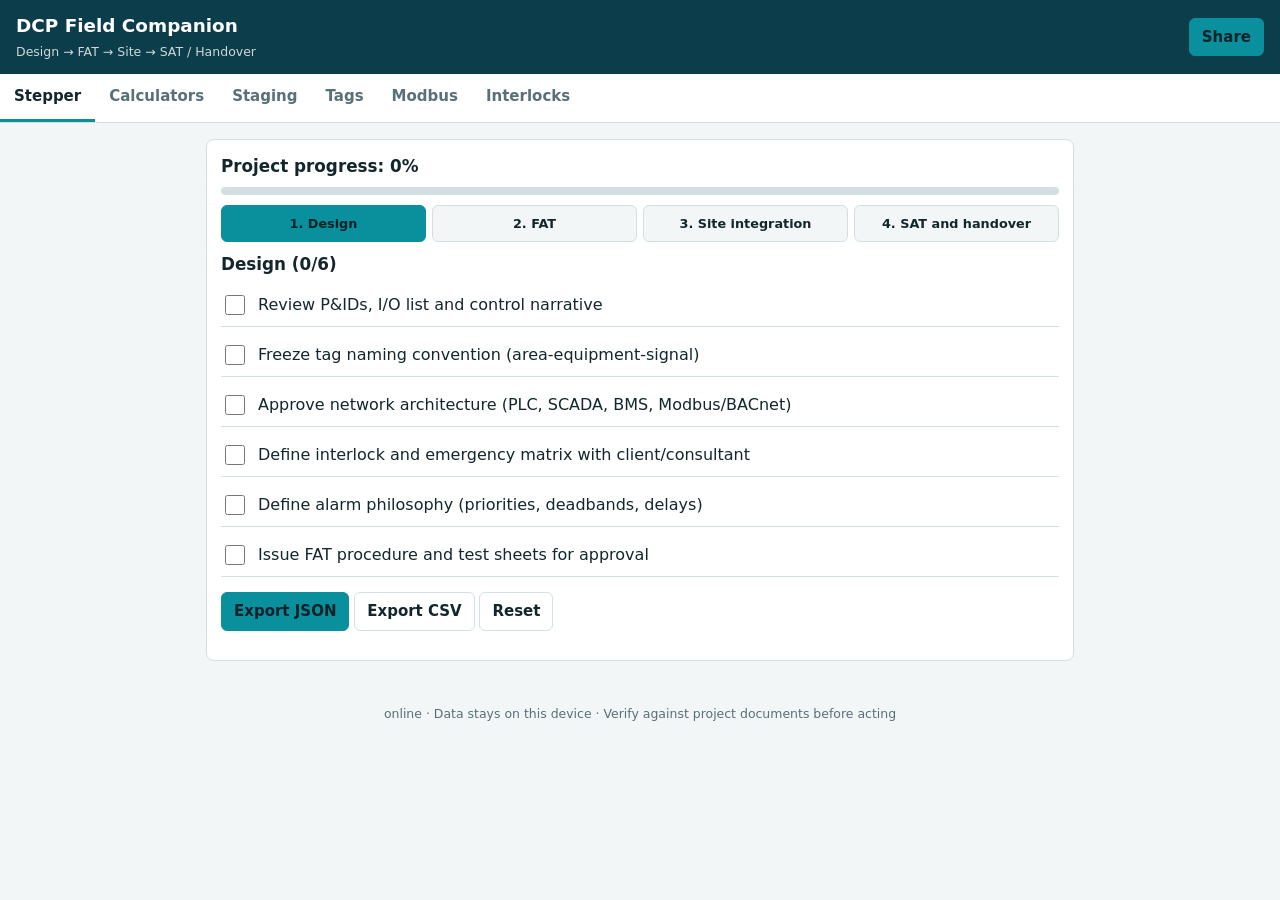
<file: index.html>
<!DOCTYPE html>
<html lang="en">
<head>
<meta charset="utf-8">
<meta name="viewport" content="width=device-width, initial-scale=1, viewport-fit=cover">
<title>DCP Field Companion – SCADA Commissioning Guide</title>
<meta name="description" content="Offline SCADA engineer's guide for district cooling plants: stepper, calculators, staging simulator, tag generator and Modbus packet builder.">
<meta name="theme-color" content="#0b3d4a">
<link rel="manifest" href="manifest.webmanifest">
<link rel="icon" href="favicon.ico" sizes="any">
<link rel="icon" type="image/svg+xml" href="favicon.svg">
<link rel="icon" type="image/png" sizes="32x32" href="icons/favicon-32x32.png">
<link rel="icon" type="image/png" sizes="16x16" href="icons/favicon-16x16.png">
<link rel="apple-touch-icon" href="apple-touch-icon.png">
<meta name="apple-mobile-web-app-capable" content="yes">
<meta name="mobile-web-app-capable" content="yes">
<meta name="apple-mobile-web-app-status-bar-style" content="black-translucent">
<meta name="apple-mobile-web-app-title" content="DCP Field">
<!-- Open Graph / Twitter: replace YOUR-DOMAIN with your real host (absolute URLs required) -->
<meta property="og:type" content="website">
<meta property="og:site_name" content="DCP Field Companion">
<meta property="og:title" content="DCP Field Companion – SCADA Commissioning Guide">
<meta property="og:description" content="Offline stepper, plant calculators, chiller staging, tag generator and Modbus builder for district cooling projects.">
<meta property="og:url" content="https://YOUR-DOMAIN/">
<meta property="og:image" content="https://YOUR-DOMAIN/og-image.png">
<meta property="og:image:width" content="1200">
<meta property="og:image:height" content="630">
<meta property="og:image:alt" content="DCP Field Companion app banner">
<meta name="twitter:card" content="summary_large_image">
<meta name="twitter:title" content="DCP Field Companion">
<meta name="twitter:description" content="Offline SCADA guide for district cooling plants.">
<meta name="twitter:image" content="https://YOUR-DOMAIN/og-image.png">
<link rel="stylesheet" href="css/styles.css">
</head>
<body>
<header>
  <div><h1>DCP Field Companion</h1><small>Design → FAT → Site → SAT / Handover</small></div>
  <div class="acts"><button id="share" aria-label="Share app">Share</button><button id="install" hidden>Install</button></div>
</header>
<nav id="tabs" role="tablist"></nav>
<main id="view" tabindex="-1"></main>
<footer><span id="net">online</span> · Data stays on this device · Verify against project documents before acting</footer>
<script src="js/app.js"></script>
</body>
</html>
</file>
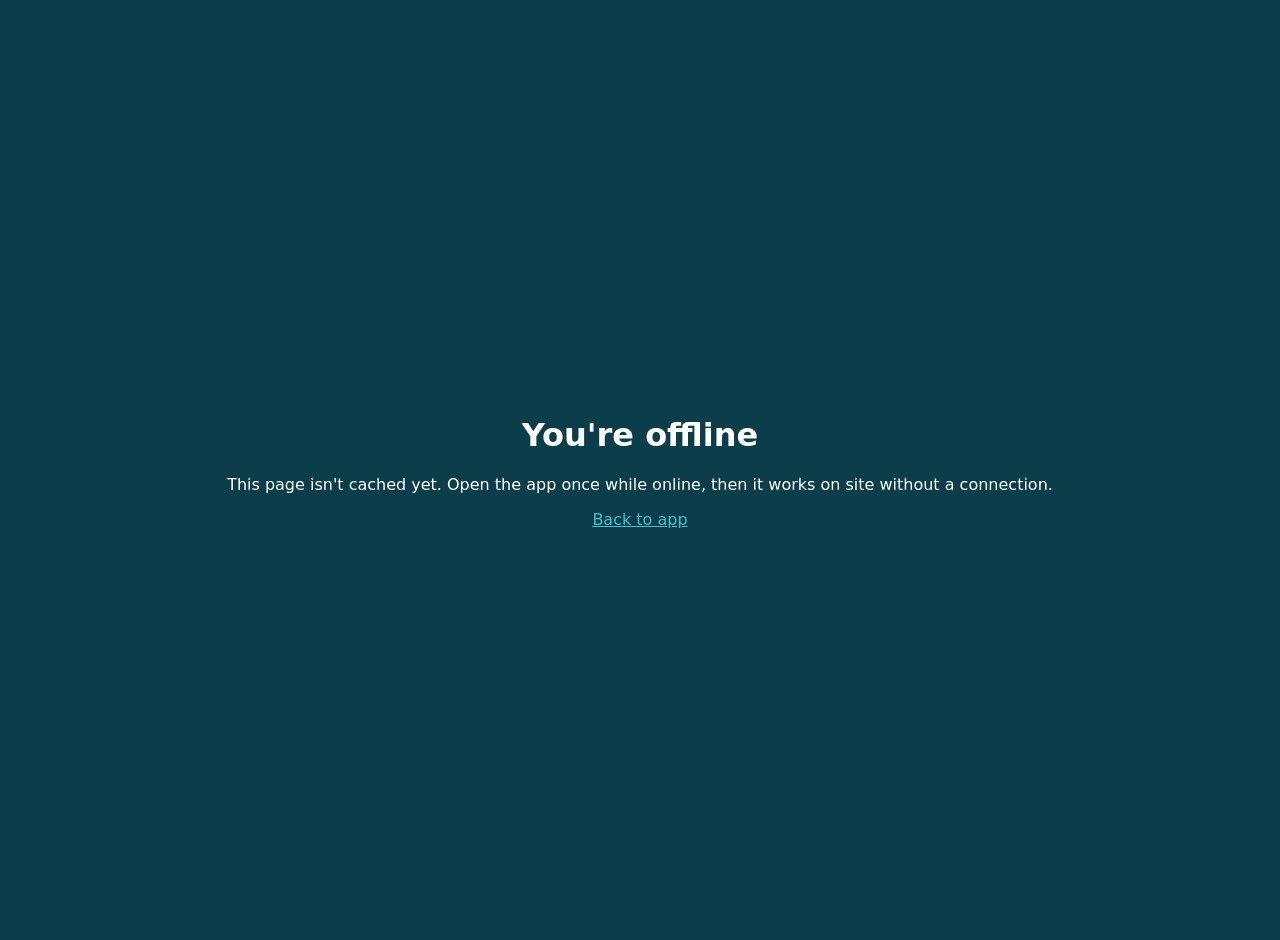
<file: offline.html>
<!DOCTYPE html><html lang="en"><head><meta charset="utf-8"><meta name="viewport" content="width=device-width,initial-scale=1"><title>Offline</title>
<style>body{font:16px system-ui;background:#0b3d4a;color:#fff;display:grid;place-items:center;min-height:100vh;margin:0;text-align:center;padding:20px}a{color:#3fc1cf}</style></head>
<body><div><h1>You're offline</h1><p>This page isn't cached yet. Open the app once while online, then it works on site without a connection.</p><p><a href="index.html">Back to app</a></p></div></body></html>
</file>
<file: css/styles.css>
:root{--bg:#f2f6f7;--card:#fff;--ink:#12262c;--mut:#587078;--pri:#0b3d4a;--acc:#0a8f9c;--ok:#1b8a4b;--warn:#c47a00;--bad:#c0392b;--line:#d3e0e3}
@media(prefers-color-scheme:dark){:root{--bg:#0a1a1f;--card:#112830;--ink:#e3f0f2;--mut:#8fa9b0;--pri:#0b3d4a;--acc:#3fc1cf;--ok:#44c27b;--warn:#e5a53a;--bad:#ef6a5b;--line:#1f3c45}}
*{box-sizing:border-box}
body{margin:0;background:var(--bg);color:var(--ink);font:15px/1.5 "Segoe UI",system-ui,sans-serif;padding:env(safe-area-inset-top) env(safe-area-inset-right) env(safe-area-inset-bottom) env(safe-area-inset-left)}
header{background:var(--pri);color:#fff;padding:12px 16px;display:flex;justify-content:space-between;align-items:center;gap:8px}
h1{font-size:1.15rem;margin:0}small{opacity:.8}
.acts{display:flex;gap:6px}
button{font:inherit;border:1px solid var(--acc);background:var(--acc);color:#04222a;border-radius:6px;padding:7px 12px;cursor:pointer;font-weight:600}
button.g{background:transparent;color:var(--ink);border-color:var(--line)}
button:focus-visible,input:focus-visible,select:focus-visible{outline:3px solid var(--warn);outline-offset:2px}
nav{display:flex;overflow-x:auto;background:var(--card);border-bottom:1px solid var(--line)}
nav button{background:none;border:0;border-bottom:3px solid transparent;border-radius:0;color:var(--mut);white-space:nowrap;padding:11px 14px}
nav button[aria-selected=true]{color:var(--ink);border-bottom-color:var(--acc)}
main{max-width:900px;margin:0 auto;padding:16px}
section{background:var(--card);border:1px solid var(--line);border-radius:8px;padding:14px;margin-bottom:14px}
h2{font-size:1.05rem;margin:0 0 8px}
label{display:block;font-size:.85rem;color:var(--mut);margin:8px 0 2px}
input,select{width:100%;padding:8px;border:1px solid var(--line);border-radius:6px;background:var(--bg);color:var(--ink);font:inherit}
.row{display:grid;grid-template-columns:repeat(auto-fit,minmax(140px,1fr));gap:10px}
.steps{display:flex;gap:6px;margin-bottom:10px}
.steps button{flex:1;background:var(--bg);color:var(--ink);border-color:var(--line);font-size:.8rem;padding:8px 4px}
.steps button.on{background:var(--acc);color:#04222a;border-color:var(--acc)}
.bar{height:8px;background:var(--line);border-radius:4px;overflow:hidden;margin:6px 0 10px}.bar i{display:block;height:100%;background:var(--ok)}
.chk{display:flex;gap:10px;align-items:flex-start;padding:8px 0;border-bottom:1px solid var(--line)}
.chk input{width:20px;height:20px;margin-top:2px}
.out{font-family:ui-monospace,Consolas,monospace;background:var(--bg);border:1px solid var(--line);border-radius:6px;padding:10px;word-break:break-all;margin-top:10px;white-space:pre-wrap}
.kv{display:flex;justify-content:space-between;padding:4px 0;border-bottom:1px dashed var(--line)}
.pill{display:inline-block;padding:1px 8px;border-radius:10px;font-size:.8rem;font-weight:600}
.ok{background:var(--ok);color:#fff}.no{background:var(--bad);color:#fff}.wt{background:var(--warn);color:#fff}
table{border-collapse:collapse;width:100%;font-size:.85rem}td,th{border:1px solid var(--line);padding:6px;text-align:left;vertical-align:top}th{background:var(--bg)}
.wrap{overflow-x:auto}
footer{text-align:center;color:var(--mut);font-size:.78rem;padding:14px}
</file>
